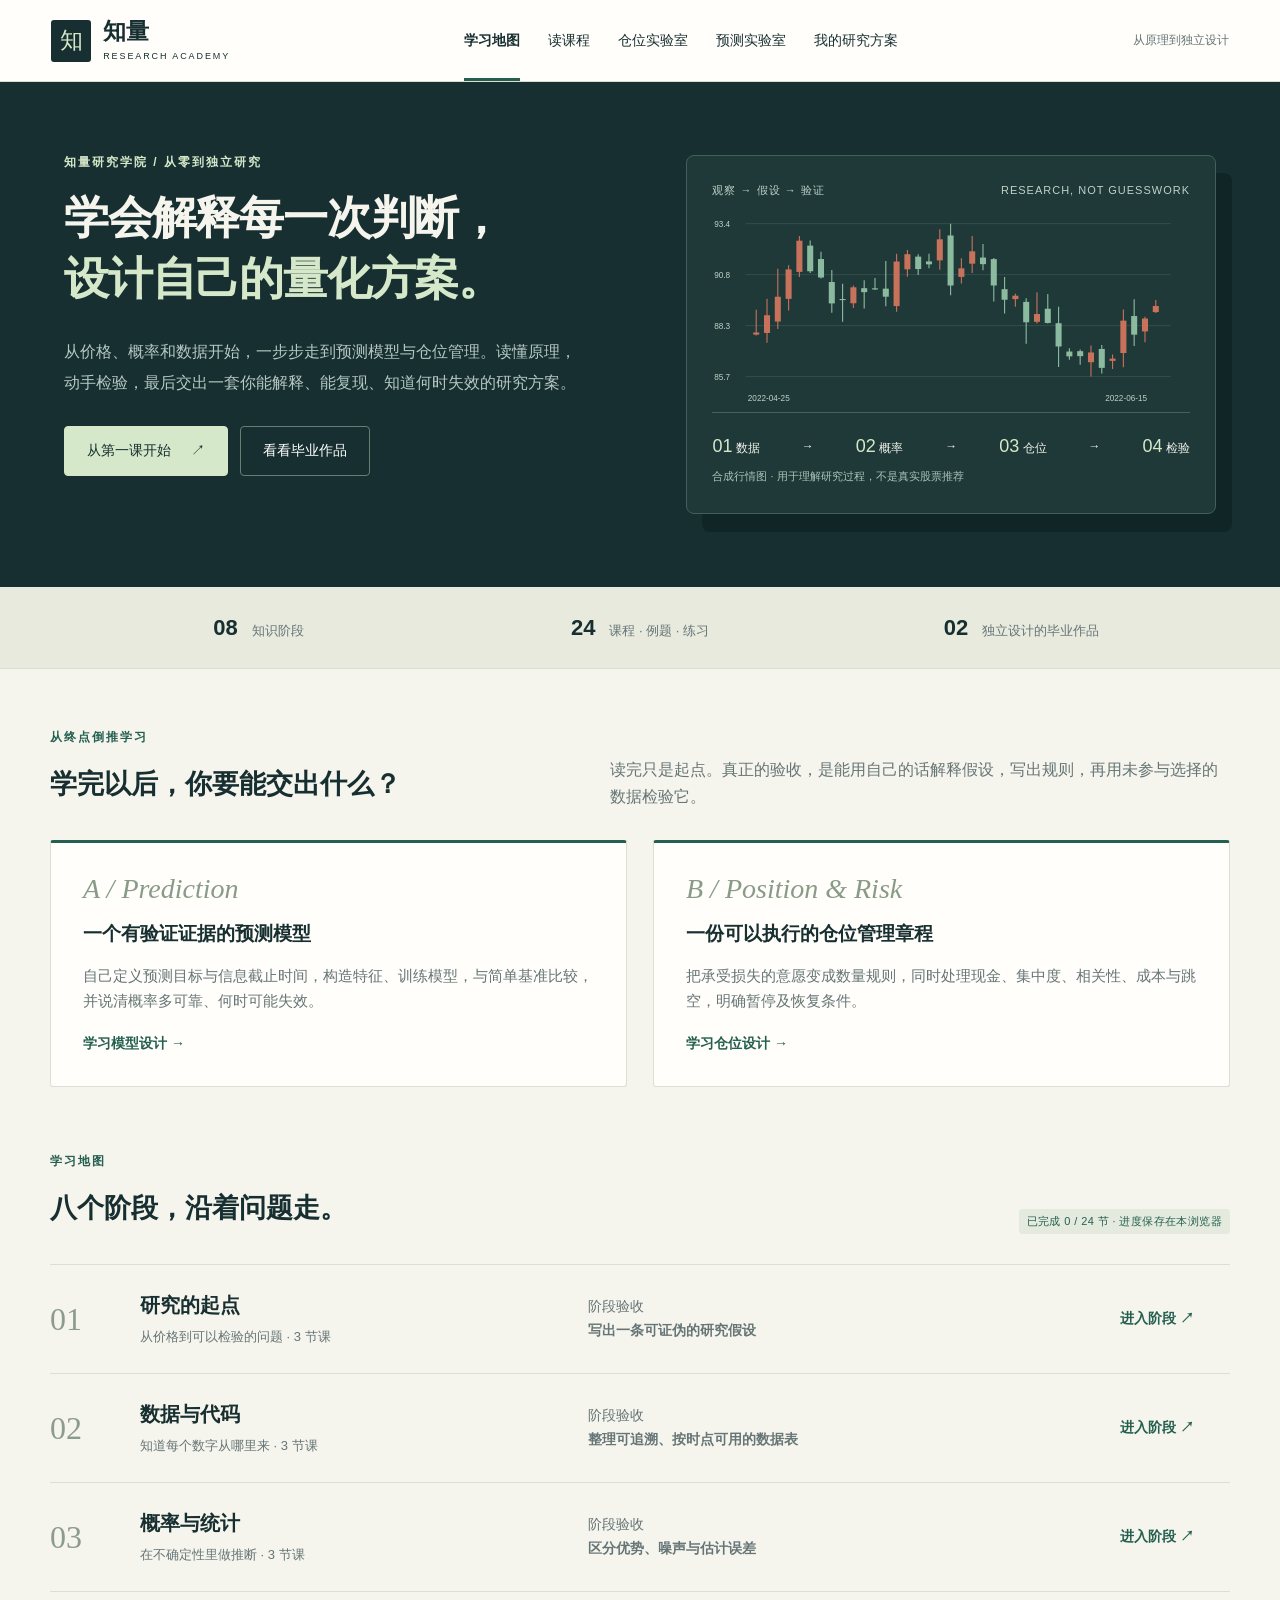
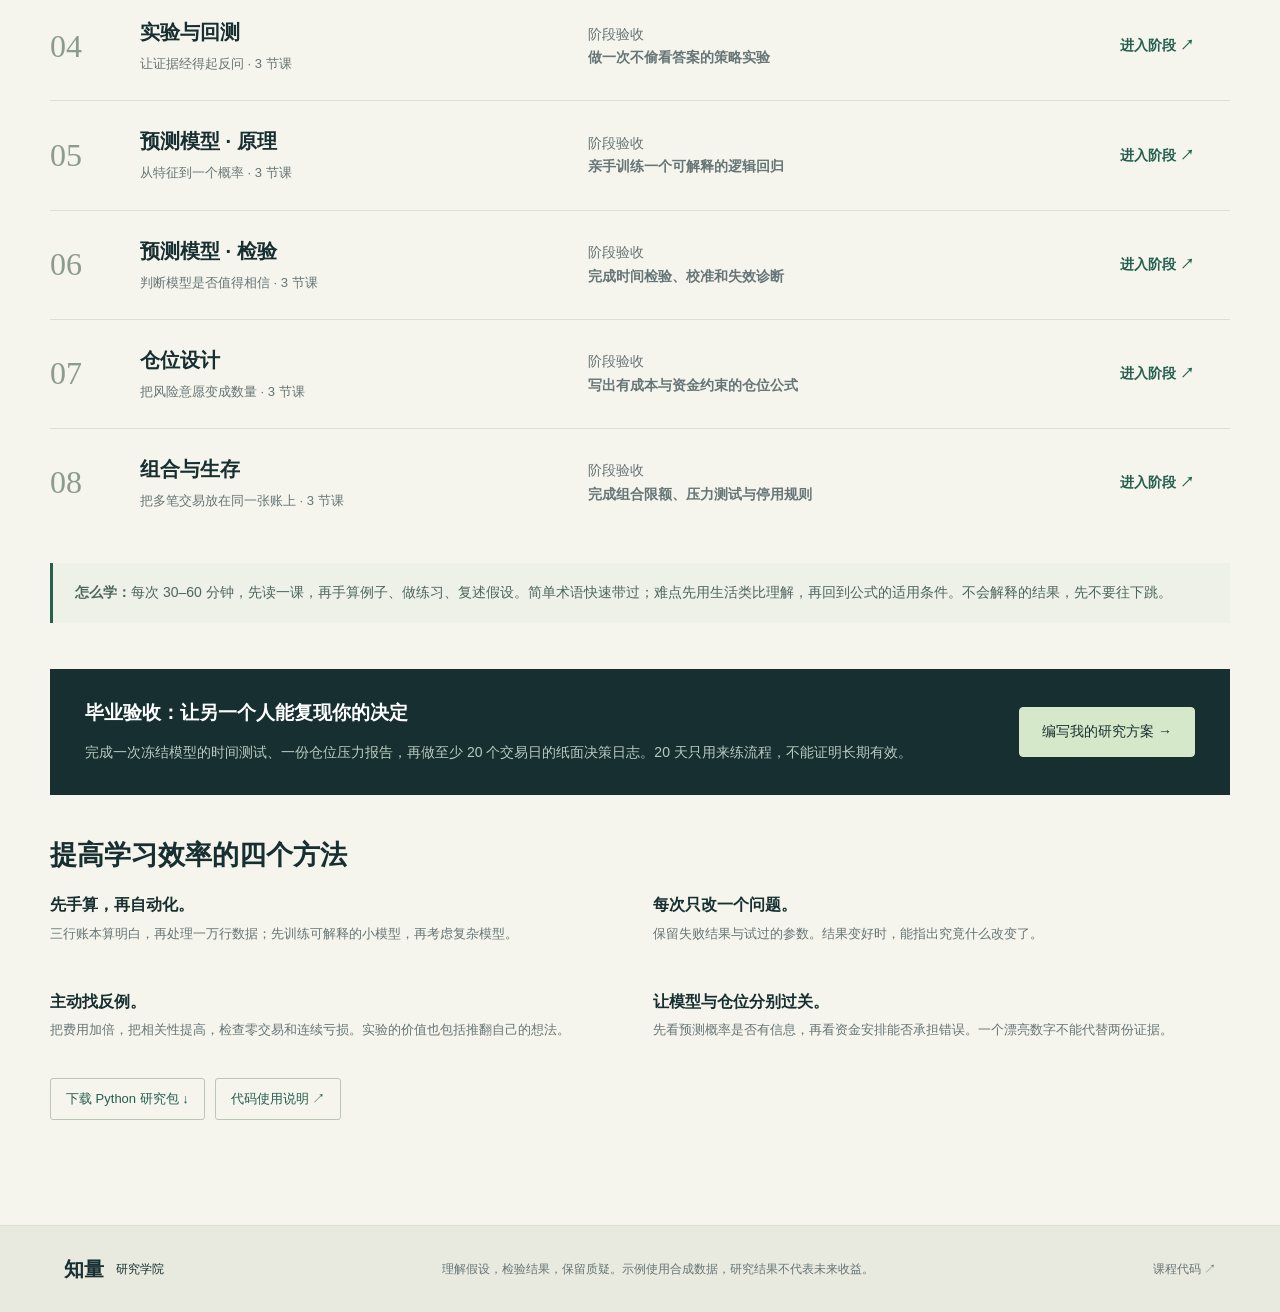
<file: index.html>
<!doctype html>
<html lang="zh-CN">
<head>
  <meta charset="utf-8">
  <meta name="viewport" content="width=device-width,initial-scale=1">
  <meta name="theme-color" content="#142727">
  <meta name="description" content="知量研究学院：24 节深入课程、概率预测模型与仓位实验，从理解原理走向独立设计。">
  <title>知量研究学院 · 从原理到自己的模型</title>
  <link rel="stylesheet" href="./style.css?v=1">
  <script src="./curriculum.js?v=1" defer></script>
  <script src="./prediction-lessons.js?v=1" defer></script>
  <script src="./risk-lessons.js?v=1" defer></script>
  <script src="./engine.js?v=1" defer></script>
  <script src="./app.js?v=1" defer></script>
</head>
<body>
  <a class="skip" href="#main">跳到内容</a>
  <header class="topbar">
    <a class="brand" href="#overview"><span class="brand-symbol">知</span><span>知量<span class="brand-sub">RESEARCH ACADEMY</span></span></a>
    <nav aria-label="主要导航"><a href="#overview" data-nav="overview">学习地图</a><a href="#learn/0" data-nav="learn">读课程</a><a href="#risk" data-nav="risk">仓位实验室</a><a href="#model" data-nav="model">预测实验室</a><a href="#project" data-nav="project">我的研究方案</a></nav>
    <span class="top-note">从原理到独立设计</span>
  </header>
  <main id="main" tabindex="-1"></main>
  <footer><a class="brand" href="#overview">知量 <span>研究学院</span></a><p>理解假设，检验结果，保留质疑。示例使用合成数据，研究结果不代表未来收益。</p><a href="https://github.com/FelixW-123/quant-research-academy" target="_blank" rel="noopener">课程代码 ↗</a></footer>
  <noscript><p>请开启 JavaScript 以使用课程、图表和实验。也可以从 GitHub 下载完整代码。</p></noscript>
</body>
</html>
</file>
<file: style.css>
:root{--ink:#172f30;--muted:#667576;--paper:#f5f4ed;--white:#fffefa;--line:#dcded4;--green:#245f50;--mint:#d5e8ca;--gold:#c4ac69;--red:#bb5844;--up:#bb5844;--down:#35877b;--serif:Georgia,'Noto Serif SC','Songti SC',serif}*{box-sizing:border-box}html{scroll-behavior:smooth;scroll-padding-top:90px}body{margin:0;color:var(--ink);background:var(--paper);font-family:'Noto Sans SC',-apple-system,BlinkMacSystemFont,'PingFang SC',sans-serif;font-size:16px;line-height:1.7}button,input,select,textarea{font:inherit}a{color:inherit;text-decoration:none}button,a,input,select,textarea{outline-offset:4px}button{cursor:pointer}a:hover{color:var(--green)}button:disabled{opacity:.6;cursor:default}.topbar{height:82px;padding:0 4vw;display:flex;align-items:center;justify-content:space-between;gap:24px;background:var(--white);border-bottom:1px solid var(--line);position:sticky;top:0;z-index:10}.brand{display:flex;align-items:center;gap:12px;font-size:23px;font-weight:700;line-height:1.1}.brand-symbol{display:grid;place-items:center;width:40px;height:42px;background:var(--ink);color:var(--mint);font-family:var(--serif);font-weight:400;border-radius:3px}.brand-sub{display:block;font-size:9px;letter-spacing:1.9px;font-weight:500;margin-top:7px}.topbar nav{display:flex;gap:28px;height:100%;align-items:center;font-size:14px}.topbar nav a{height:100%;display:flex;align-items:center;border-bottom:3px solid transparent;padding-top:3px}.topbar nav a.active{border-color:var(--green);font-weight:700}.top-note{font-size:12px;color:var(--muted)}.skip{position:absolute;top:-100px}.skip:focus{top:10px;left:10px;z-index:100;background:white;padding:12px}.wrap{max-width:1260px;margin:auto;padding:58px 40px 85px}.eyebrow{display:block;font-size:12px;letter-spacing:2px;font-weight:600;text-transform:uppercase;color:var(--green);margin-bottom:16px}.hero{background:var(--ink);color:#f5f4ed;display:grid;grid-template-columns:1.1fr 1fr;min-height:505px;gap:40px;padding:70px max(5vw,calc((100vw - 1180px)/2));overflow:hidden}.hero .eyebrow{color:var(--mint)}h1,h2,h3,p{margin-top:0}h1{font-size:45px;line-height:1.35;letter-spacing:-1.2px;font-weight:600;margin-bottom:26px}h1 em{font-family:var(--serif);color:var(--mint);font-style:normal}h2{font-size:27px;line-height:1.5;margin-bottom:16px}h3{font-size:19px;line-height:1.5;margin-bottom:14px}.hero p{color:#b6c9c4;font-size:16px;max-width:520px;line-height:1.95}.hero .actions{margin-top:28px}.actions{display:flex;gap:12px;align-items:center;flex-wrap:wrap}.button,button.primary{display:inline-flex;align-items:center;justify-content:center;padding:12px 22px;border:1px solid var(--green);background:var(--green);color:white;font-weight:500;border-radius:4px;font-size:14px;gap:20px;transition:background .15s}.button:hover,button.primary:hover{background:#174639;color:white}.button.light{color:var(--ink);background:var(--mint);border-color:var(--mint)}.button.outline{background:transparent;color:var(--ink);border-color:#b8c2ba}.hero .button.outline{color:white;border-color:#687d76}.hero-art{position:relative;border:1px solid #42605a;background:#1e3938;border-radius:8px;padding:25px;align-self:center;min-width:0;box-shadow:16px 18px 0 #102626}.mini-head{display:flex;justify-content:space-between;font-size:11px;color:#c0d1c8;letter-spacing:1px}.hero-art .chart{margin:5px 0}.art-flow{display:flex;justify-content:space-between;align-items:center;border-top:1px solid #44625a;padding-top:18px;gap:6px;font-size:12px}.art-flow b{font-size:18px;font-weight:500;color:var(--mint)}.hero-art .caption{color:#abc4b7;font-size:11px;margin:5px 0 0}.statband{padding:22px 6vw;background:#e8eade;display:grid;grid-template-columns:repeat(3,1fr);gap:18px;border-bottom:1px solid var(--line)}.statband div{text-align:center;font-size:13px;color:var(--muted)}.statband strong{color:var(--ink);font-size:22px;margin-right:14px}.section-head{display:flex;justify-content:space-between;gap:30px;align-items:end;margin:0 0 30px}.section-head p{color:var(--muted);max-width:620px;margin:0}.section-head h2{margin-bottom:6px}.twocol{display:grid;grid-template-columns:1fr 1fr;gap:26px}.outcome{padding:30px 32px;background:var(--white);border:1px solid var(--line);border-top:3px solid var(--green);border-radius:3px}.outcome small{font:italic 28px var(--serif);color:#899b87}.outcome h3{margin-top:14px}.outcome p{color:var(--muted);font-size:15px}.outcome a,.textlink{color:var(--green);font-weight:600;font-size:14px}.path{margin-top:64px}.module-row{display:grid;grid-template-columns:65px 1fr 1.2fr 110px;gap:25px;padding:25px 0;border-top:1px solid var(--line);align-items:center}.module-num{font:32px var(--serif);color:#8c9c8a}.module-row h3{margin:0 0 6px;font-size:20px}.module-row p{margin:0;color:var(--muted);font-size:13px}.module-row .goal{font-size:14px;color:var(--muted)}.badge{display:inline-block;font-size:11px;letter-spacing:.4px;padding:3px 8px;background:#e4ebde;color:var(--green);border-radius:3px}.notice{background:#eef1e7;border-left:3px solid var(--green);padding:18px 22px;font-size:14px;color:#4d6560;margin:26px 0}.notice.warn{border-color:#b78b40;background:#f6efdd;color:#725b36}.milestone{margin-top:46px;background:var(--ink);color:white;padding:30px 35px;display:grid;grid-template-columns:1fr auto;align-items:center;gap:20px}.milestone p{color:#b9cbc1;margin:8px 0 0;font-size:14px}.reader{display:grid;grid-template-columns:290px minmax(0,1fr);max-width:1360px;margin:auto;min-height:70vh}.sidebar{border-right:1px solid var(--line);padding:32px 22px;position:sticky;top:82px;max-height:calc(100vh - 82px);overflow:auto;align-self:start}.sidebar label{display:block;font-size:12px;font-weight:600}.sidebar input{width:100%;padding:10px;margin:10px 0 16px;border:1px solid var(--line);background:var(--white);border-radius:4px;font-size:14px}.side-progress{font-size:12px;color:var(--muted);margin-bottom:20px}.progress{height:4px;background:#dce3d7;border-radius:4px;overflow:hidden;margin-top:7px}.progress span{display:block;height:100%;background:var(--green)}.side-module{margin-bottom:18px}.side-module h3{font-size:12px;color:var(--muted);margin:12px 0 8px}.side-module a{display:block;font-size:13px;line-height:1.65;padding:9px 10px;border-radius:3px}.side-module a.current{background:#e2e9da;color:var(--green);font-weight:600}.side-module a small{font-size:10px;margin-right:6px;color:#7b8d83}.article{max-width:880px;padding:48px 54px 80px}.article .meta{font-size:12px;color:var(--muted);display:flex;gap:14px;margin-bottom:18px}.article h1{font-size:34px;line-height:1.5;margin-bottom:20px}.lead{font-size:19px;line-height:1.9;color:#526a61;border-bottom:1px solid var(--line);padding-bottom:30px;margin-bottom:28px}.article section{margin:35px 0}.article section p{line-height:2.05;margin-bottom:18px}.article h2{font-size:22px}.analogy{background:#e9eddf;border-radius:5px;padding:24px 28px;margin:30px 0}.analogy h3{font-size:12px;letter-spacing:1px;color:var(--green)}.analogy p{margin:0;line-height:1.95}.formula{background:var(--ink);color:#dcebd0;padding:24px 28px;border-radius:5px;margin:25px 0}.formula pre{font-family:ui-monospace,SFMono-Regular,Menlo,monospace;white-space:pre-wrap;word-break:break-word;font-size:16px;line-height:1.85;margin:0}.formula p{font-size:13px;color:#b4c8bf;margin:14px 0 0}.example{padding-left:22px;border-left:2px solid var(--gold);margin:25px 0}.example h3{font-size:14px;color:#8b733e}.quiz{background:var(--white);border:1px solid var(--line);padding:27px;border-radius:5px;margin:35px 0}.quiz h3{font-size:18px}.quiz .choices{display:grid;gap:10px}.choice{text-align:left;border:1px solid #cbd3c4;border-radius:4px;padding:13px 16px;background:transparent;font-size:15px}.choice:hover{background:#eff2e6}.choice.right{border-color:var(--green);background:#e2ecdd}.choice.wrong{border-color:var(--red);background:#f9ede7}.feedback{font-size:14px;margin-top:16px;color:var(--green);line-height:1.85}.feedback:empty{display:none}.practice{margin:35px 0;padding-top:20px;border-top:1px solid var(--line)}details{padding:15px 0;border-top:1px solid var(--line)}summary{cursor:pointer;color:var(--green);font-weight:500;font-size:14px}details p{margin:16px 0 0;font-size:15px;line-height:1.95}.sources{display:flex;flex-wrap:wrap;gap:12px;font-size:12px;color:var(--green);margin:20px 0}.sources a{border-bottom:1px solid #acbaa2}.lesson-bottom{border-top:1px solid var(--line);padding-top:25px;margin-top:36px;display:flex;flex-wrap:wrap;justify-content:space-between;gap:14px}.figure{border:1px solid var(--line);padding:22px;background:var(--white);border-radius:5px;margin:26px 0}.chart{display:block;width:100%;height:auto;overflow:visible}.chart text{font-family:inherit;font-size:11px;fill:#7b8d86}.chart .grid{stroke:#c7d2c7;stroke-width:1;opacity:.45}.chart-dark text{fill:#bfd0c5}.chart-dark .grid{stroke:#5d7870}.caption{font-size:12px;line-height:1.8;color:var(--muted);margin:10px 0 0}.legend{display:flex;gap:18px;flex-wrap:wrap;font-size:12px;color:var(--muted);margin:12px 0}.dot{display:inline-block;width:8px;height:8px;border-radius:50%;margin-right:6px;background:var(--green)}.dot.red{background:var(--red)}.dot.gold{background:var(--gold)}.dot.gray{background:#929e9b}.lab-header h1,.project-header h1{font-size:36px}.lab-header p,.project-header p{color:var(--muted);max-width:840px;line-height:1.95}.lab-grid{display:grid;grid-template-columns:330px 1fr;gap:28px;margin-top:30px;align-items:start}.panel{background:var(--white);border:1px solid var(--line);border-radius:6px;padding:26px;min-width:0}.panel h2{font-size:21px}.panel h3{font-size:17px}.fields{display:grid;grid-template-columns:1fr 1fr;gap:15px}.field{display:block;font-size:12px;font-weight:500;color:#527064}.field.full{grid-column:1/-1}.field input,.field select,.field textarea{display:block;width:100%;margin-top:6px;border:1px solid #c6d0c2;padding:9px 10px;border-radius:3px;background:#fdfdf8;color:var(--ink);min-width:0;font-size:15px}.field input:focus,.field select:focus,.field textarea:focus{outline:2px solid #86ad88}.field textarea{resize:vertical;min-height:120px;line-height:1.8;font-size:14px}.field small{display:block;color:var(--muted);font-weight:400;margin-top:5px}.stat-grid{display:grid;grid-template-columns:repeat(3,1fr);gap:12px;margin:18px 0 26px}.stat{padding:16px 12px;background:#edf0e4;border-radius:4px}.stat small{font-size:11px;color:#5b6e65}.stat strong{font:27px var(--serif);display:block;margin-top:7px;font-variant-numeric:tabular-nums}.stat span{font-size:12px;color:var(--muted)}.big-number{font:55px var(--serif);color:var(--green);margin:5px 0 15px}.big-number span{font-family:inherit;font-size:20px}.table-wrap{overflow:auto}table{width:100%;border-collapse:collapse;font-size:13px;text-align:left}th,td{padding:12px 10px;border-bottom:1px solid var(--line);white-space:nowrap}th{font-size:11px;color:var(--muted);font-weight:500}td:first-child,th:first-child{padding-left:0}tr:last-child td{border-bottom:0}.negative{color:#a35442}.positive{color:var(--green)}.error{color:#a64a39;padding:12px;background:#faece6;border-radius:3px;font-size:14px}.subsection{margin-top:40px}.slider-field{display:grid;grid-template-columns:1fr auto;gap:10px;font-size:13px;margin:15px 0}.slider-field input{grid-column:1/-1;width:100%;accent-color:var(--green)}.splitbar{display:flex;height:36px;gap:4px;font-size:11px;margin:18px 0 10px}.splitbar span{display:grid;place-items:center;border-radius:3px;background:#adc5a0}.splitbar span:nth-child(2){background:#dac899}.splitbar span:nth-child(3){background:#ced8d6}.checkrow{display:flex;gap:10px;font-size:14px;margin:13px 0;align-items:center}.checkrow input{accent-color:var(--green)}.model-config .field{margin-bottom:15px}.model-config button{width:100%;margin-top:10px}.research-grid{display:grid;grid-template-columns:1fr 1fr;gap:26px}.research-grid .panel h2{display:flex;justify-content:space-between;align-items:center}.research-grid .field{margin:22px 0}.research-grid .field span{font-size:14px;font-weight:600}.download{display:flex;flex-wrap:wrap;gap:10px;margin:20px 0}.download a{border:1px solid #bac8b3;padding:9px 15px;border-radius:3px;font-size:13px;color:var(--green)}.lab-bottom{padding:30px;margin-top:30px;background:#e7eddf}.timeline{display:grid;grid-template-columns:repeat(3,1fr);gap:10px;text-align:center;font-size:13px}.timeline div{padding:22px 8px;border-top:3px solid var(--green);background:#edf1e6}.timeline b{display:block;margin-bottom:8px;font-size:15px}.timeline small{display:block;color:var(--muted)}.quote{font:italic 20px var(--serif);line-height:1.7}.project-feedback{position:sticky;bottom:15px;z-index:9;background:var(--ink);color:white;padding:16px 24px;border-radius:5px;display:none;margin-top:20px;font-size:14px}.further{display:grid;grid-template-columns:repeat(2,1fr);gap:24px}.further p{font-size:14px;line-height:1.95;color:var(--muted)}footer{padding:32px 5vw;background:#e8eadf;border-top:1px solid var(--line);display:flex;justify-content:space-between;gap:30px;align-items:center;font-size:12px;color:var(--muted)}footer .brand{font-size:20px;color:var(--ink)}footer .brand span{font-size:12px;font-weight:400}footer p{margin:0}.print-note{font-size:12px;color:var(--muted)}.term{font-size:13px;color:var(--muted)}.hidden{display:none!important}
@media(min-width:1600px){.hero{padding-top:85px;padding-bottom:85px}.hero h1{font-size:52px}}
@media(max-width:1100px){.top-note{display:none}.topbar nav{gap:18px}.hero{padding:50px 5vw;gap:30px}h1{font-size:38px}.wrap{padding:44px 28px}.reader{grid-template-columns:250px minmax(0,1fr)}.article{padding:38px 32px}.lab-grid{grid-template-columns:300px minmax(0,1fr)}.module-row{grid-template-columns:48px 1fr 1fr 100px;gap:18px}}
@media(max-width:760px){.topbar{height:auto;min-height:72px;flex-wrap:wrap;padding:14px 20px 0;gap:10px}.brand{font-size:20px}.brand-symbol{width:34px;height:36px}.topbar nav{width:100%;overflow:auto;white-space:nowrap;height:42px;gap:22px;font-size:12px}.hero{grid-template-columns:1fr;padding:42px 24px;gap:34px}.hero h1{font-size:37px}.hero-art{max-width:540px;width:100%;box-shadow:8px 8px 0 #102626}.statband{padding:18px 16px;gap:7px}.statband strong{display:block;margin:0;font-size:22px}.statband div{font-size:11px}.wrap{padding:38px 20px 60px}.twocol,.research-grid,.further{grid-template-columns:1fr}.section-head{display:block}.section-head p{font-size:14px;margin-top:14px}.module-row{grid-template-columns:38px 1fr 80px;gap:12px}.module-row .goal{grid-column:2/4;font-size:13px}.module-row>a{grid-column:3;grid-row:1}.module-row h3{font-size:18px}.module-num{font-size:27px}.reader{display:block}.sidebar{position:relative;top:0;max-height:300px;border-right:0;border-bottom:1px solid var(--line);padding:22px}.sidebar details{border:0;padding:0}.article{padding:32px 22px 60px;max-width:none}.article h1{font-size:29px}.article .lead{font-size:17px}.article section p{font-size:16px;line-height:2}.lab-grid{grid-template-columns:1fr}.stat-grid{grid-template-columns:repeat(3,1fr);gap:6px}.stat{padding:14px 8px}.stat strong{font-size:23px}.panel{padding:22px}.lab-header h1,.project-header h1{font-size:31px}.milestone{grid-template-columns:1fr;padding:26px}.formula{padding:22px}.formula pre{font-size:14px}.timeline{gap:6px;font-size:11px}.timeline b{font-size:13px}.timeline div{padding:15px 6px}footer{flex-direction:column;align-items:flex-start;gap:15px}.outcome{padding:25px}.art-flow{font-size:10px}.art-flow b{font-size:16px}.figure{padding:15px}.lesson-bottom .button{font-size:13px;padding:11px 14px}}
@media print{.topbar,.sidebar,footer,.actions,button,.lesson-bottom{display:none}.reader{display:block}.article{max-width:100%;padding:20px}.panel,.formula,.analogy{break-inside:avoid}.formula{color:black;border:1px solid #999;background:white}.formula p{color:#444}body{background:white}.wrap{padding:20px}.research-grid{display:block}}
</file>
